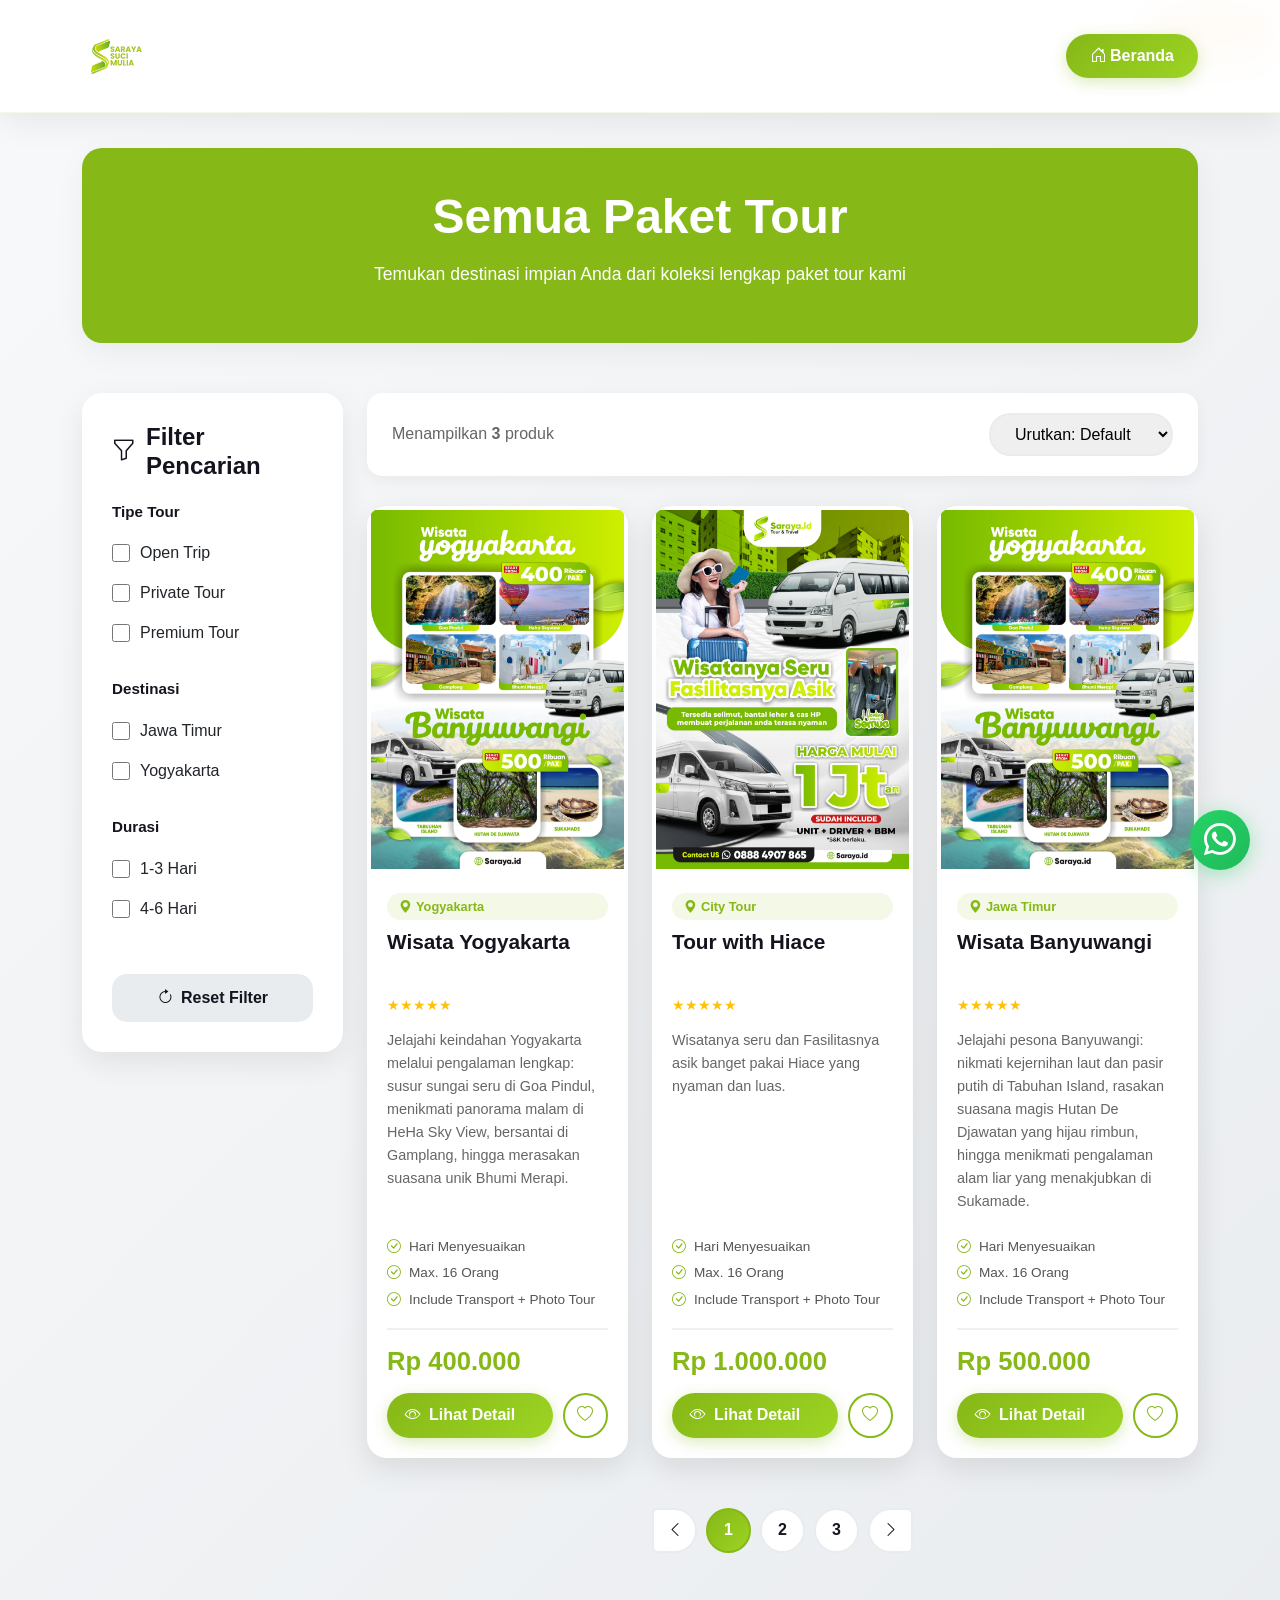
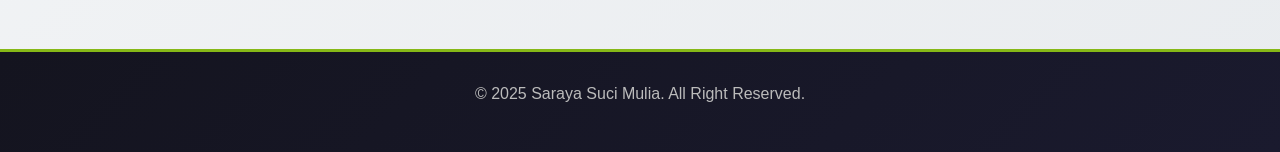
<file: allProduk.html>
<!DOCTYPE html>
<html lang="id">

<head>
    <meta charset="UTF-8">
    <meta name="viewport" content="width=device-width, initial-scale=1.0">
    <title>Semua Produk Tour - Saraya</title>

    <!-- Bootstrap CSS -->
    <link rel="icon" href="assets/img/logo_saraya.png" />
    <link href="https://cdn.jsdelivr.net/npm/bootstrap@5.3.3/dist/css/bootstrap.min.css" rel="stylesheet">
    <link href="https://cdn.jsdelivr.net/npm/bootstrap-icons@1.11.3/font/bootstrap-icons.css" rel="stylesheet">
    <link href="https://cdnjs.cloudflare.com/ajax/libs/font-awesome/5.15.4/css/all.min.css" rel="stylesheet">
    <link
        href="https://fonts.googleapis.com/css2?family=Playfair+Display:wght@600;700;800&family=Poppins:wght@300;400;500;600;700&display=swap"
        rel="stylesheet">

    <link href="https://fonts.googleapis.com/css2?family=Montserrat:wght@400;700&display=swap" rel="stylesheet">

    <style>
        :root {
            --primary: #86B817;
            --secondary: #FE8800;
            --light: #F5F5F5;
            --dark: #14141F;
        }

        body {
            font-family: Helvetica, 'Montserrat', Arial, sans-serif;
            background: linear-gradient(135deg, #f8f9fa 0%, #e9ecef 100%);
            padding-top: 100px;
        }

        /* Navbar */
        .navbar {
            backdrop-filter: blur(20px);
            background: rgba(255, 255, 255, 0.95) !important;
            box-shadow: 0 8px 32px rgba(0, 0, 0, 0.08);
            border-bottom: 1px solid rgba(134, 184, 23, 0.1);
        }

        .navbar-brand img {
            width: 70px;
            height: auto;
        }

        .btn-home {
            background: linear-gradient(135deg, var(--primary), #9cd423);
            border: none;
            color: white;
            font-weight: 600;
            padding: 10px 28px;
            border-radius: 50px;
            box-shadow: 0 4px 15px rgba(134, 184, 23, 0.3);
            transition: all 0.3s ease;
        }

        .btn-home:hover {
            transform: translateY(-2px);
            box-shadow: 0 6px 25px rgba(134, 184, 23, 0.4);
        }

        /* Page Header */
        .page-header {
            text-align: center;
            margin-bottom: 50px;
            padding: 40px 0;
            background: var(--primary);
            border-radius: 20px;
            box-shadow: 0 10px 30px rgba(0, 0, 0, 0.05);
        }

        .page-title {
            font-family: Helvetica, 'Montserrat', sans-serif;
            font-weight: 800;
            font-size: 3rem;
            /* background: linear-gradient(135deg, var(--dark) 0%, var(--primary) 100%); */
            background: white;
            -webkit-background-clip: text;
            background-clip: text;
            -webkit-text-fill-color: transparent;
            color: transparent;
            margin-bottom: 15px;
        }

        .page-subtitle {
            color: #ffffff;
            font-size: 1.1rem;
        }

        /* Filter Section */
        .filter-section {
            background: white;
            padding: 30px;
            border-radius: 20px;
            box-shadow: 0 10px 30px rgba(0, 0, 0, 0.08);
            margin-bottom: 40px;
            position: sticky;
            top: 120px;
        }

        .filter-title {
            font-family: Helvetica , 'Montserrat';
            font-weight: 700;
            font-size: 1.5rem;
            color: var(--dark);
            margin-bottom: 20px;
            display: flex;
            align-items: center;
            gap: 10px;
        }

        .filter-group {
            margin-bottom: 25px;
        }

        .filter-label {
            font-weight: 600;
            color: var(--dark);
            margin-bottom: 10px;
            font-size: 0.95rem;
        }

        .filter-checkbox {
            display: flex;
            align-items: center;
            gap: 10px;
            padding: 8px 0;
            cursor: pointer;
            transition: all 0.3s ease;
        }

        .filter-checkbox:hover {
            padding-left: 10px;
            color: var(--primary);
        }

        .filter-checkbox input[type="checkbox"] {
            width: 18px;
            height: 18px;
            cursor: pointer;
            accent-color: var(--primary);
        }

        .price-range-slider {
            margin-top: 15px;
        }

        .price-range-slider input[type="range"] {
            width: 100%;
            accent-color: var(--primary);
        }

        .price-display {
            display: flex;
            justify-content: space-between;
            margin-top: 10px;
            font-weight: 600;
            color: var(--primary);
        }

        .btn-reset-filter {
            width: 100%;
            background: #e9ecef;
            border: none;
            color: var(--dark);
            font-weight: 600;
            padding: 12px;
            border-radius: 15px;
            transition: all 0.3s ease;
            margin-top: 20px;
        }

        .btn-reset-filter:hover {
            background: var(--primary);
            color: white;
        }

        /* Products Grid */
        .products-header {
            display: flex;
            justify-content: space-between;
            align-items: center;
            margin-bottom: 30px;
            background: white;
            padding: 20px 25px;
            border-radius: 15px;
            box-shadow: 0 5px 15px rgba(0, 0, 0, 0.05);
        }

        .result-count {
            color: #666;
            font-weight: 500;
        }

        .sort-select {
            border: 2px solid #e9ecef;
            padding: 10px 20px;
            border-radius: 25px;
            font-weight: 500;
            cursor: pointer;
            transition: all 0.3s ease;
        }

        .sort-select:focus {
            border-color: var(--primary);
            outline: none;
        }

        /* Product Card - Same as homepage but adjusted */
        .product-card {
            background: white;
            border-radius: 20px;
            overflow: hidden;
            box-shadow: 0 10px 30px rgba(0, 0, 0, 0.1);
            transition: all 0.4s ease;
            height: 100%;
            display: flex;
            flex-direction: column;
        }

        .product-card:hover {
            transform: translateY(-10px);
            box-shadow: 0 15px 45px rgba(134, 184, 23, 0.25);
        }

        .product-image-wrapper {
            display: flex;
            align-items: center;
            justify-content: center;
            overflow: visible;
            /* override any overflow:hidden in existing CSS */
            padding: 0.25rem;
            background: transparent;
        }

        .product-image {
            width: 100%;
            height: auto;
            object-fit: contain;
            /* show whole image without cropping */
            max-height: 360px;
            /* adjust as needed to limit height */
            display: block;
            transition: transform 420ms cubic-bezier(0.2, 0.8, 0.2, 1), filter 420ms ease;
            will-change: transform;
            transform-origin: center center;
            backface-visibility: hidden;
        }

        .product-card:hover .product-image {
            transform: scale(1.1);
        }

        .product-badge {
            position: absolute;
            top: 15px;
            right: 15px;
            background: linear-gradient(135deg, var(--secondary), #ff9d33);
            color: white;
            padding: 6px 15px;
            border-radius: 20px;
            font-size: 0.85rem;
            font-weight: 600;
            box-shadow: 0 4px 15px rgba(254, 136, 0, 0.4);
            z-index: 1;
        }

        .discount-badge {
            position: absolute;
            top: 15px;
            left: 15px;
            background: linear-gradient(135deg, #e74c3c, #c0392b);
            color: white;
            padding: 6px 15px;
            border-radius: 20px;
            font-size: 0.85rem;
            font-weight: 700;
            box-shadow: 0 4px 15px rgba(231, 76, 60, 0.4);
            z-index: 1;
        }

        .product-content {
            padding: 20px;
            flex-grow: 1;
            display: flex;
            flex-direction: column;
        }

        .product-category {
            display: inline-block;
            background: rgba(134, 184, 23, 0.1);
            color: var(--primary);
            padding: 4px 12px;
            border-radius: 15px;
            font-size: 0.8rem;
            font-weight: 600;
            margin-bottom: 10px;
        }

        .product-title {
            font-family: Helvetica, 'Montserrat';
            font-weight: 700;
            font-size: 1.3rem;
            color: var(--dark);
            margin-bottom: 10px;
            min-height: 55px;
        }

        .product-rating {
            display: flex;
            align-items: center;
            gap: 5px;
            margin-bottom: 12px;
        }

        .rating-stars {
            color: #ffc107;
            font-size: 0.9rem;
        }

        .rating-count {
            color: #999;
            font-size: 0.8rem;
            margin-left: 5px;
        }

        .product-description {
            color: #666;
            font-size: 0.9rem;
            line-height: 1.6;
            margin-bottom: 12px;
            flex-grow: 1;
        }

        .product-features {
            margin: 12px 0;
        }

        .feature-item {
            display: flex;
            align-items: center;
            gap: 8px;
            margin-bottom: 6px;
            font-size: 0.85rem;
            color: #555;
        }

        .feature-item i {
            color: var(--primary);
        }

        .product-price-section {
            border-top: 2px solid #f0f0f0;
            padding-top: 12px;
            margin-top: auto;
        }

        .product-price {
            /* font-family: 'Playfair Display', serif; */
            font-weight: 600;
            font-size: 1.6rem;
            color: var(--primary);
        }

        .price-original {
            font-size: 0.95rem;
            color: #999;
            text-decoration: line-through;
            margin-left: 8px;
        }

        .price-unit {
            font-size: 0.85rem;
            color: #666;
        }

        .product-actions {
            display: flex;
            gap: 10px;
            margin-top: 12px;
        }

        .btn-detail {
            flex: 1;
            background: linear-gradient(135deg, var(--primary), #9cd423);
            border: none;
            text-decoration: none !important;
            color: white;
            font-weight: 600;
            padding: 10px 18px;
            border-radius: 25px;
            transition: all 0.3s ease;
            box-shadow: 0 4px 15px rgba(134, 184, 23, 0.3);
        }

        .btn-detail:hover {
            background: linear-gradient(135deg, var(--secondary), #ff9d33);
            transform: translateY(-2px);
            box-shadow: 0 6px 20px rgba(254, 136, 0, 0.4);
            color: white;
        }

        .btn-wishlist {
            width: 45px;
            height: 45px;
            background: white;
            border: 2px solid var(--primary);
            color: var(--primary);
            border-radius: 50%;
            display: flex;
            align-items: center;
            justify-content: center;
            transition: all 0.3s ease;
        }

        .btn-wishlist:hover {
            background: var(--primary);
            color: white;
            transform: scale(1.1);
        }

        /* Pagination */
        .pagination-wrapper {
            display: flex;
            justify-content: center;
            margin-top: 50px;
        }

        .pagination {
            gap: 10px;
        }

        .page-link {
            border: 2px solid #e9ecef;
            border-radius: 50%;
            width: 45px;
            height: 45px;
            display: flex;
            align-items: center;
            justify-content: center;
            color: var(--dark);
            font-weight: 600;
            transition: all 0.3s ease;
        }

        .page-link:hover {
            background: var(--primary);
            color: white;
            border-color: var(--primary);
        }

        .page-item.active .page-link {
            background: linear-gradient(135deg, var(--primary), #9cd423);
            border-color: var(--primary);
            color: white;
        }

        /* Footer */
        footer {
            background: linear-gradient(135deg, var(--dark) 0%, #1a1a2e 100%);
            color: #bbb;
            padding: 30px 0;
            margin-top: 80px;
            border-top: 3px solid var(--primary);
        }

        /* Responsive */
        @media (max-width: 991px) {
            .filter-section {
                display: none;
                border-radius: 18px;
                padding: 20px;
                box-shadow: 0 6px 20px rgba(0, 0, 0, 0.08);
                animation: fadeDown 0.3s ease;
            }

            .filter-section.show {
                display: block;
            }

            #toggleFilter {
                background: linear-gradient(135deg, var(--primary), #9cd423);
                color: white;
                font-weight: 600;
                padding: 12px 20px;
                border: none;
                border-radius: 12px;
                box-shadow: 0 4px 15px rgba(134, 184, 23, 0.35);
                transition: all 0.3s ease;
                font-size: 1rem;
            }

            #toggleFilter:hover {
                transform: translateY(-2px);
                background: linear-gradient(135deg, var(--secondary), #ff9d33);
                box-shadow: 0 7px 20px rgba(254, 136, 0, 0.4);
                color: #fff;
            }

            #toggleFilter:active {
                transform: scale(0.97);
            }

            @keyframes fadeDown {
                from {
                    opacity: 0;
                    transform: translateY(-10px);
                }

                to {
                    opacity: 1;
                    transform: translateY(0);
                }
            }

        }

        @media (max-width: 768px) {
            .page-title {
                font-size: 2rem;
            }

            .products-header {
                flex-direction: column;
                gap: 15px;
            }

            .product-image-wrapper {
                height: 200px;
            }
        }

        @media (max-width: 576px) {
            .product-image {
                max-height: 220px;
            }
        }
    </style>
</head>

<body>
    <!-- Navbar -->
    <nav class="navbar navbar-light fixed-top py-3">
        <div class="container d-flex justify-content-between align-items-center">
            <a class="navbar-brand" href="index.html">
                <img src="assets/img/logo_saraya.png" alt="Saraya Suci Mulia">
            </a>
            <a href="index.html" class="btn btn-home px-4">
                <i class="bi bi-house-door"></i> Beranda
            </a>
        </div>
    </nav>

    <main class="container my-5">
        <!-- Page Header -->
        <div class="page-header">
            <h1 class="page-title">Semua Paket Tour</h1>
            <p class="page-subtitle">Temukan destinasi impian Anda dari koleksi lengkap paket tour kami</p>
        </div>

        <div class="row">
            <div class="col-12 d-lg-none mb-3">
                <button class="btn btn-primary w-100 py-2" id="toggleFilter" style="border-radius: 12px;">
                    <i class="bi bi-funnel me-2"></i> Filter Pencarian
                </button>
            </div>
            <!-- Filter Sidebar -->
            <div class="col-lg-3 mb-4">
                <div class="filter-section">
                    <h3 class="filter-title">
                        <i class="bi bi-funnel"></i>
                        Filter Pencarian
                    </h3>

                    <!-- Category Filter -->
                    <div class="filter-group">
                        <div class="filter-label">Tipe Tour</div>
                        <label class="filter-checkbox">
                            <input type="checkbox" class="filter-type" value="open-trip">
                            <span>Open Trip</span>
                        </label>
                        <label class="filter-checkbox">
                            <input type="checkbox" class="filter-type" value="private-tour">
                            <span>Private Tour</span>
                        </label>
                        <label class="filter-checkbox">
                            <input type="checkbox" class="filter-type" value="premium-tour">
                            <span>Premium Tour</span>
                        </label>
                    </div>

                    <!-- Location Filter -->
                    <div class="filter-group">
                        <div class="filter-label">Destinasi</div>
                        <label class="filter-checkbox">
                            <input type="checkbox" class="filter-location" value="jawa-timur">
                            <span>Jawa Timur</span>
                        </label>
                        <label class="filter-checkbox">
                            <input type="checkbox" class="filter-location" value="yogyakarta">
                            <span>Yogyakarta</span>
                        </label>
                    </div>

                    <!-- Duration Filter -->
                    <div class="filter-group">
                        <div class="filter-label">Durasi</div>
                        <label class="filter-checkbox">
                            <input type="checkbox" class="filter-duration" value="1-3">
                            <span>1-3 Hari</span>
                        </label>
                        <label class="filter-checkbox">
                            <input type="checkbox" class="filter-duration" value="4-6">
                            <span>4-6 Hari</span>
                        </label>
                        <!-- <label class="filter-checkbox">
                            <input type="checkbox" class="filter-duration" value="7+">
                            <span>7+ Hari</span>
                        </label> -->
                    </div>

                    <button class="btn-reset-filter" onclick="resetFilters()">
                        <i class="bi bi-arrow-clockwise me-2"></i>Reset Filter
                    </button>
                </div>
            </div>

            <!-- Products Grid -->
            <div class="col-lg-9">
                <!-- Products Header -->
                <div class="products-header">
                    <div class="result-count">
                        Menampilkan <strong id="productCount">8</strong> produk
                    </div>
                    <select class="sort-select" id="sortSelect">
                        <option value="default">Urutkan: Default</option>
                        <option value="price-low">Harga: Terendah</option>
                        <option value="price-high">Harga: Tertinggi</option>
                        <option value="rating">Rating Tertinggi</option>
                        <option value="newest">Terbaru</option>
                    </select>
                </div>

                <!-- Products Grid -->
                <div class="row g-4" id="productsGrid">
                    <!-- Products akan di-generate oleh JavaScript -->
                </div>

                <!-- Pagination -->
                <div class="pagination-wrapper">
                    <nav>
                        <ul class="pagination">
                            <li class="page-item">
                                <a class="page-link" href="#"><i class="bi bi-chevron-left"></i></a>
                            </li>
                            <li class="page-item active"><a class="page-link" href="#">1</a></li>
                            <li class="page-item"><a class="page-link" href="#">2</a></li>
                            <li class="page-item"><a class="page-link" href="#">3</a></li>
                            <li class="page-item">
                                <a class="page-link" href="#"><i class="bi bi-chevron-right"></i></a>
                            </li>
                        </ul>
                    </nav>
                </div>
            </div>
        </div>
    </main>

    <footer class="text-center">
        <p>&copy; 2025 Saraya Suci Mulia. All Right Reserved.</p>
    </footer>

    <!-- Floating WhatsApp Button -->
    <a href="https://wa.me/628884907865" class="floating-whatsapp" target="_blank"
        style="position: fixed; width: 60px; height: 60px; bottom: 30px; right: 30px; background: linear-gradient(135deg, #25d366, #20ba5a); color: white; border-radius: 50%; display: flex; align-items: center; justify-content: center; font-size: 32px; box-shadow: 0 4px 20px rgba(37, 211, 102, 0.4); z-index: 9999;">
        <i class="bi bi-whatsapp"></i>
    </a>

    <script src="https://cdn.jsdelivr.net/npm/bootstrap@5.3.3/dist/js/bootstrap.bundle.min.js"></script>
    <script>
        // Products Data
        const products = [
            {
                id: 'wisata-yogyakarta',
                title: 'Wisata Yogyakarta ',
                category: 'Yogyakarta',
                type: 'private-tour',
                location: 'yogyakarta',
                duration: 1,
                price: 400000,
                rating: 5.0,
                image: 'assets/img/produk/BROSUR2.jpg',
                description: 'Jelajahi keindahan Yogyakarta melalui pengalaman lengkap: susur sungai seru di Goa Pindul, menikmati panorama malam di HeHa Sky View, bersantai di Gamplang, hingga merasakan suasana unik Bhumi Merapi.',
                features: ['Hari Menyesuaikan', 'Max. 16 Orang', 'Include Transport + Photo Tour'],
                badge: 'Private Tour'
            },
            {
                id: 'city-tour',
                title: 'Tour with Hiace',
                category: 'City Tour',
                type: 'private-tour',
                location: 'jawa-timur',
                duration: 1,
                price: 1000000,
                rating: 5.0,
                image: 'assets/img/produk/BROSUR1.jpg',
                description: 'Wisatanya seru dan Fasilitasnya asik banget pakai Hiace yang nyaman dan luas.',
                features: ['Hari Menyesuaikan', 'Max. 16 Orang', 'Include Transport + Photo Tour'],
                badge: 'Private Tour',
            },
            {
                id: 'wisata-banyuwangi',
                title: 'Wisata Banyuwangi',
                category: 'Jawa Timur',
                type: 'private-tour',
                location: 'jawa-timur',
                duration: 1,
                price: 500000,
                rating: 5.0,
                image: 'assets/img/produk/BROSUR2.jpg',
                description: 'Jelajahi pesona Banyuwangi: nikmati kejernihan laut dan pasir putih di Tabuhan Island, rasakan suasana magis Hutan De Djawatan yang hijau rimbun, hingga menikmati pengalaman alam liar yang menakjubkan di Sukamade.',
                features: ['Hari Menyesuaikan', 'Max. 16 Orang', 'Include Transport + Photo Tour'],
                badge: 'Private Tour'
            }
        ];

        let filteredProducts = [...products];

        // Render Products
        function renderProducts() {
            const grid = document.getElementById('productsGrid');
            grid.innerHTML = '';

            filteredProducts.forEach(product => {
                let displayPrice = 'Rp ' + product.price.toLocaleString('id-ID');
                const stars = '★'.repeat(Math.floor(product.rating)) + (product.rating % 1 ? '½' : '');

                grid.innerHTML += `
            <div class="col-lg-4 col-md-6">
                <div class="product-card">
                    <div class="product-image-wrapper">
                        <img src="${product.image}" alt="${product.title}" class="product-image">
                        <div class="product-badge">${product.badge}</div>
                        ${product.discount ? `<div class="discount-badge">${product.discount}</div>` : ''}
                    </div>
                    <div class="product-content">
                        <span class="product-category">
                            <i class="bi bi-geo-alt-fill me-1"></i>${product.category}
                        </span>
                        <h3 class="product-title">${product.title}</h3>
                        <div class="product-rating">
                            <div class="rating-stars">${stars}</div>
                        </div>
                        <p class="product-description">${product.description}</p>
                        <div class="product-features">
                            ${product.features.map(f => `<div class="feature-item"><i class="bi bi-check-circle"></i><span>${f}</span></div>`).join('')}
                        </div>
                        <div class="product-price-section">
                            <div>
                                <span class="product-price">${displayPrice}</span>
                                ${product.originalPrice ? `<span class="price-original">Rp ${product.originalPrice.toLocaleString('id-ID')}</span>` : ''}
                            </div>
                            <div class="price-unit"></div>
                        </div>
                        <div class="product-actions">
                            <a href="detailProduk.html?id=${product.id}" class="btn-detail">
                                <i class="bi bi-eye me-2"></i>Lihat Detail
                            </a>
                            <button class="btn-wishlist">
                                <i class="bi bi-heart"></i>
                            </button>
                        </div>
                    </div>
                </div>
            </div>
        `;
            });

            document.getElementById('productCount').textContent = filteredProducts.length;
        }


        // Filter Functions
        function applyFilters() {
            const types = Array.from(document.querySelectorAll('.filter-type:checked')).map(cb => cb.value);
            const locations = Array.from(document.querySelectorAll('.filter-location:checked')).map(cb => cb.value);
            const durations = Array.from(document.querySelectorAll('.filter-duration:checked')).map(cb => cb.value);

            // 🔽 Jika semua filter kosong → tampilkan semua produk
            if (types.length === 0 && locations.length === 0 && durations.length === 0) {
                filteredProducts = [...products];  // tampilkan semua
                sortProducts();
                renderProducts();
                return;
            }

            // 🔽 Kalau ada filter → lakukan penyaringan
            filteredProducts = products.filter(product => {
                const typeMatch = types.length === 0 || types.includes(product.type);
                const locationMatch = locations.length === 0 || locations.includes(product.location);

                let durationMatch = durations.length === 0 ? true : false;
                durations.forEach(range => {
                    if (range === '1-3' && product.duration >= 1 && product.duration <= 3) durationMatch = true;
                    if (range === '4-6' && product.duration >= 4 && product.duration <= 6) durationMatch = true;
                    if (range === '7+' && product.duration >= 7) durationMatch = true;
                });

                return typeMatch && locationMatch && durationMatch;
            });

            sortProducts();
            renderProducts();
        }

        const durationCheckboxes = document.querySelectorAll('.filter-duration');

        durationCheckboxes.forEach(cb => {
            cb.addEventListener('change', function () {
                if (this.checked) {
                    // Disable other checkboxes
                    durationCheckboxes.forEach(other => {
                        if (other !== this) {
                            other.disabled = true;
                        }
                    });
                } else {
                    // Enable all again when unchecked
                    durationCheckboxes.forEach(other => {
                        other.disabled = false;
                    });
                }

                applyFilters();
            });
        });


        // Sort Products
        function sortProducts() {
            const sortBy = document.getElementById('sortSelect').value;

            switch (sortBy) {
                case 'price-low':
                    filteredProducts.sort((a, b) => a.price - b.price);
                    break;
                case 'price-high':
                    filteredProducts.sort((a, b) => b.price - a.price);
                    break;
                case 'rating':
                    filteredProducts.sort((a, b) => b.rating - a.rating);
                    break;
                case 'newest':
                    filteredProducts.sort((a, b) => b.id.localeCompare(a.id));
                    break;
                default:
                    break;
            }
        }

        function resetFilters() {
            // Reset semua checkbox → tidak dicentang
            document.querySelectorAll('.filter-type, .filter-location, .filter-duration')
                .forEach(cb => cb.checked = false);

            // Reset sorting
            document.getElementById('sortSelect').value = 'default';

            // Tampilkan semua produk
            filteredProducts = [...products];
            renderProducts();
        }

        // Listen to checkbox change
        document.querySelectorAll('.filter-type, .filter-location, .filter-duration')
            .forEach(cb => cb.addEventListener('change', applyFilters));

        // Sorting
        document.getElementById('sortSelect').addEventListener('change', function () {
            sortProducts();
            renderProducts();
        });

        // Initial render
        renderProducts();

        // Wishlist Toggle
        document.addEventListener('click', function (e) {
            if (e.target.closest('.btn-wishlist')) {
                const btn = e.target.closest('.btn-wishlist');
                const icon = btn.querySelector('i');
                if (icon.classList.contains('bi-heart')) {
                    icon.classList.remove('bi-heart');
                    icon.classList.add('bi-heart-fill');
                    btn.style.background = 'var(--primary)';
                    btn.style.color = 'white';
                } else {
                    icon.classList.remove('bi-heart-fill');
                    icon.classList.add('bi-heart');
                    btn.style.background = 'white';
                    btn.style.color = 'var(--primary)';
                }
            }
        });

        // Initial Render
        renderProducts();
        // Toggle Filter untuk HP
        document.getElementById("toggleFilter").addEventListener("click", () => {
            document.querySelector(".filter-section").classList.toggle("show");
        });

    </script>
</body>

</html>
</file>
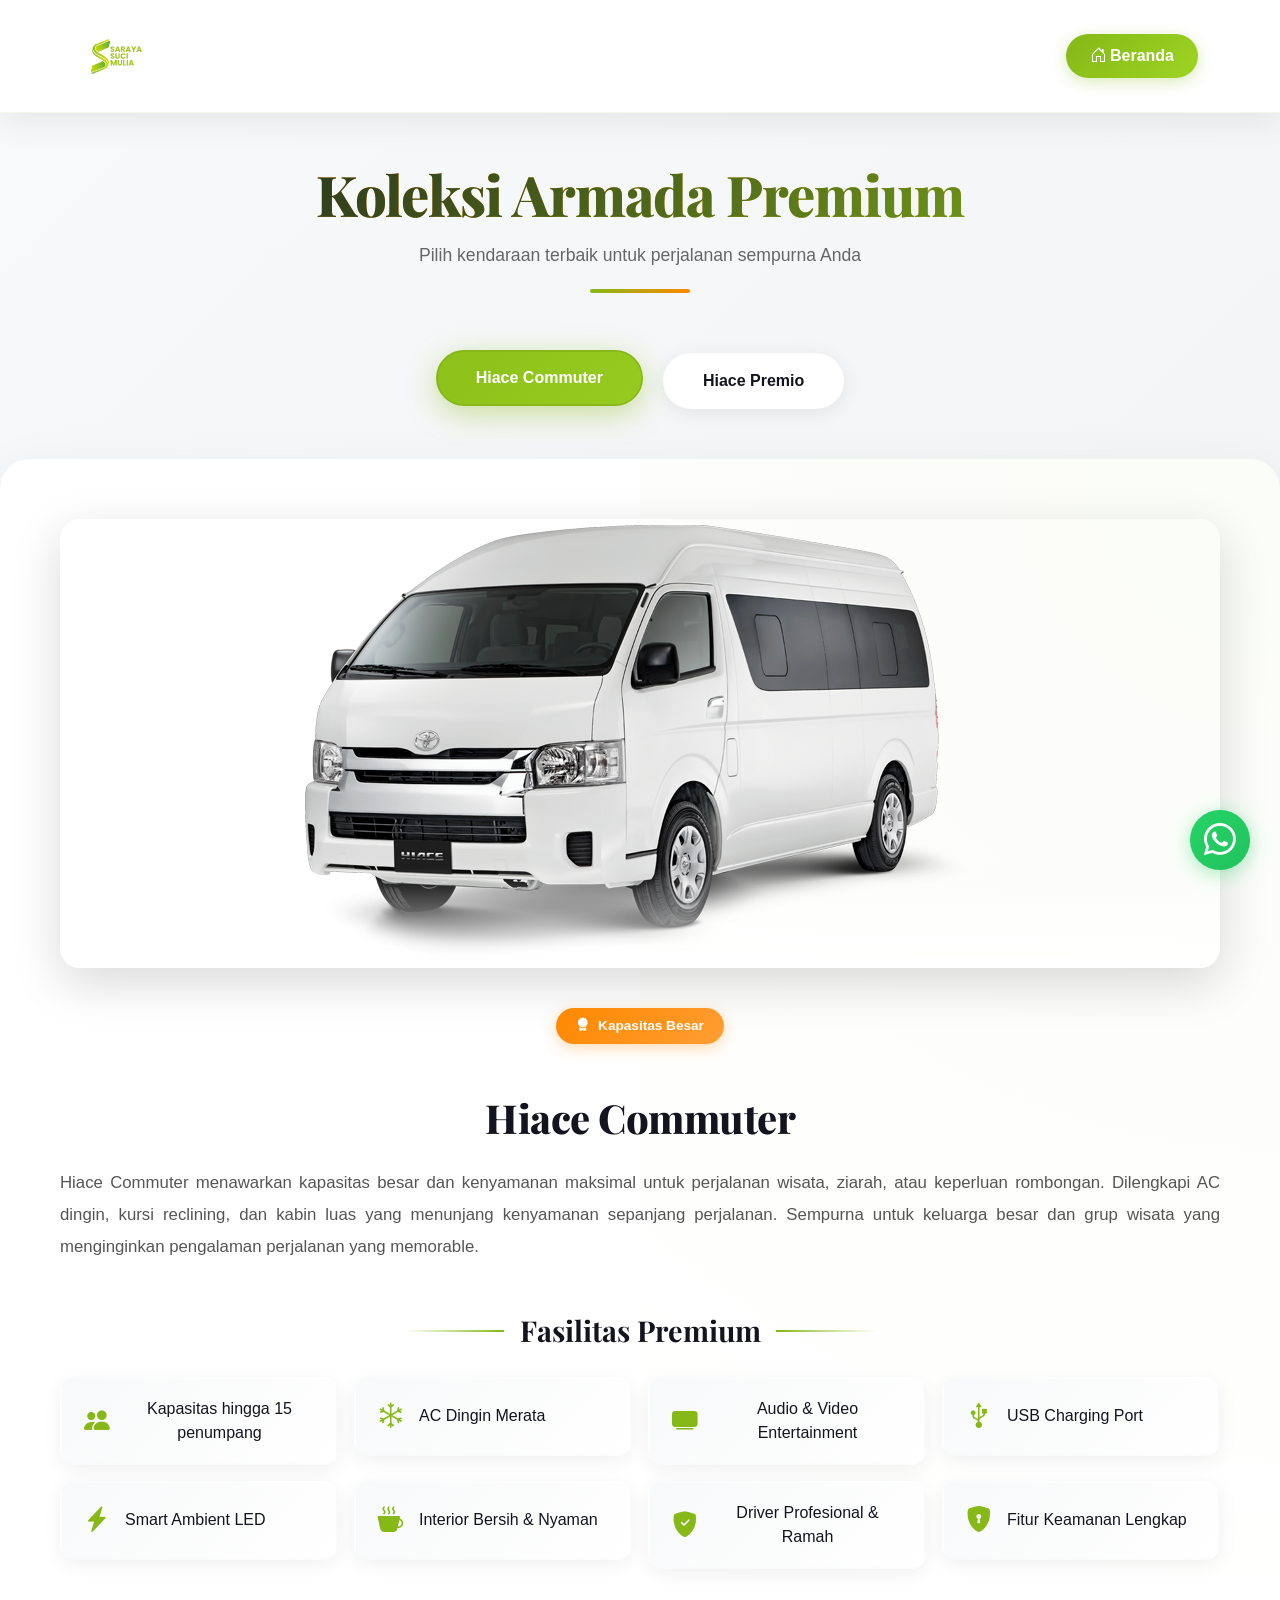
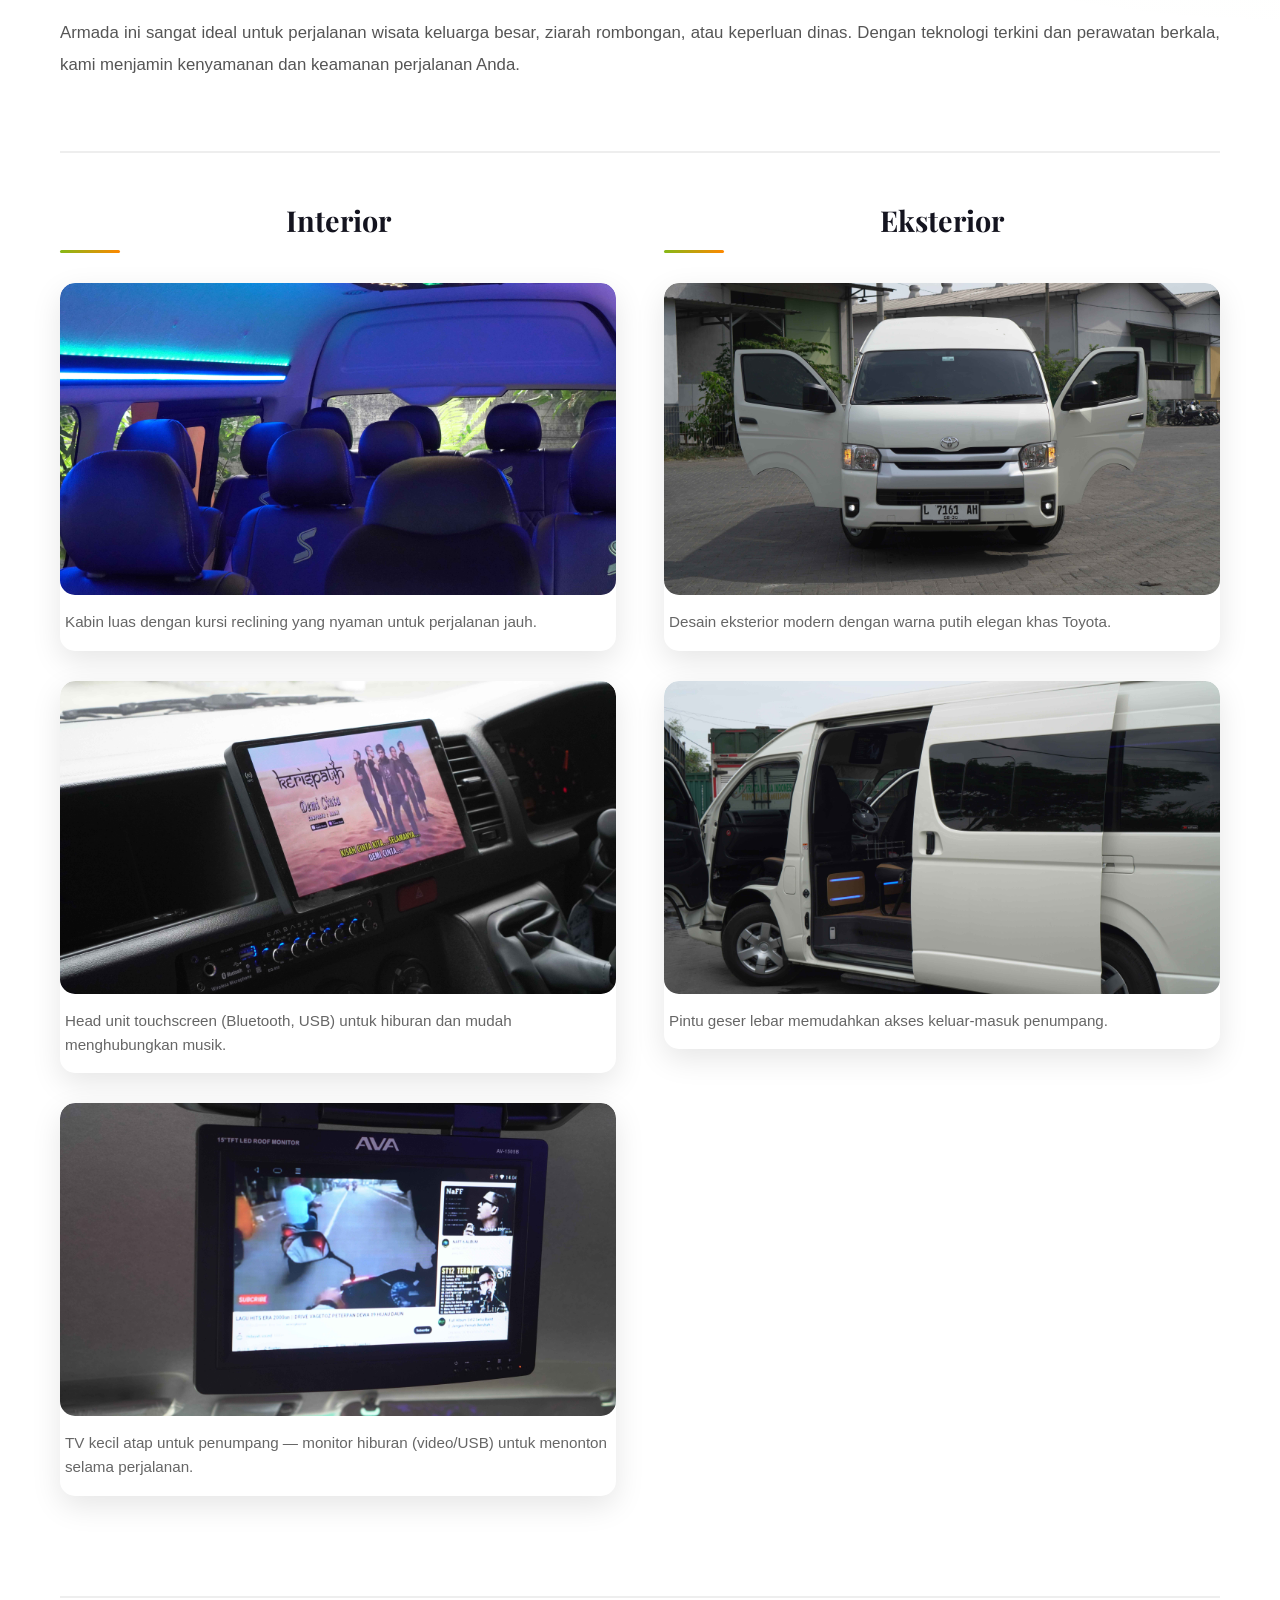
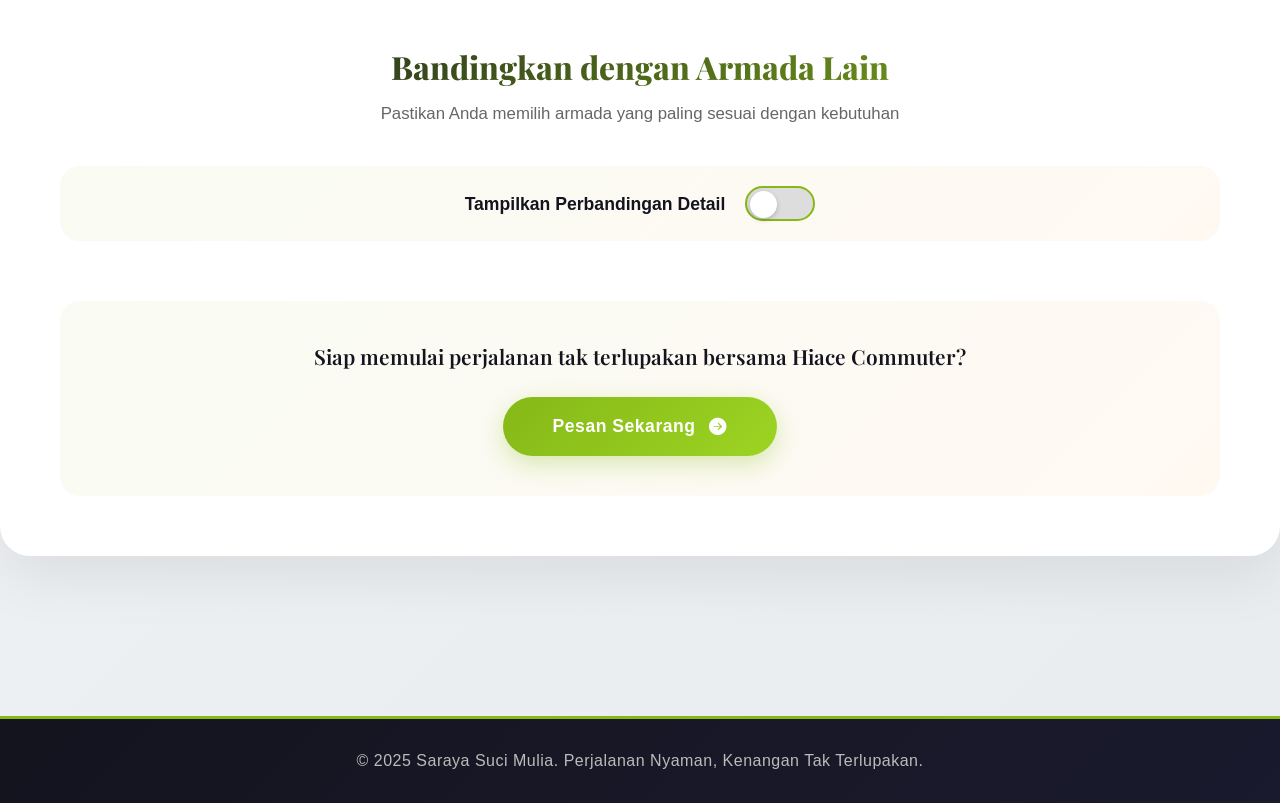
<file: detailArmada.html>
<!DOCTYPE html>
<html lang="id">

<head>
  <meta charset="UTF-8">
  <meta name="viewport" content="width=device-width, initial-scale=1.0">
  <title>Detail Armada - Saraya</title>

  <!-- BOOTSTRAP & ICONS -->
   <link rel="icon" href="assets/img/logo_saraya.png" />
  <link href="https://cdn.jsdelivr.net/npm/bootstrap@5.3.3/dist/css/bootstrap.min.css" rel="stylesheet">
  <link href="https://cdn.jsdelivr.net/npm/bootstrap-icons@1.11.3/font/bootstrap-icons.css" rel="stylesheet">
  <link
    href="https://fonts.googleapis.com/css2?family=Playfair+Display:wght@600;700;800&family=Poppins:wght@300;400;500;600;700&display=swap"
    rel="stylesheet">
  <link href="https://fonts.googleapis.com/css2?family=Montserrat:wght@400;700&display=swap" rel="stylesheet">
  <link href="https://unpkg.com/aos@2.3.1/dist/aos.css" rel="stylesheet">

  <style>
    :root {
      --primary: #86B817;
      --secondary: #FE8800;
      --light: #F5F5F5;
      --dark: #14141F;
      --gold: #D4AF37;
    }

    * {
      margin: 0;
      padding: 0;
      box-sizing: border-box;
    }

    body {
      background: linear-gradient(135deg, #f8f9fa 0%, #e9ecef 100%);
      font-family: Helvetica, 'Montserrat', Arial, sans-serif;
      padding-top: 100px;
      overflow-x: hidden;
    }

    /* === NAVBAR === */
    .navbar {
      backdrop-filter: blur(20px);
      background: rgba(255, 255, 255, 0.95) !important;
      box-shadow: 0 8px 32px rgba(0, 0, 0, 0.08);
      border-bottom: 1px solid rgba(134, 184, 23, 0.1);
      transition: all 0.3s ease;
    }

    .navbar-brand img {
      width: 70px;
      height: auto;
      transition: transform 0.3s ease;
    }

    .navbar-brand img:hover {
      transform: scale(1.05);
    }

    .btn-home {
      background: linear-gradient(135deg, var(--primary), #9cd423);
      border: none;
      color: white;
      font-weight: 600;
      padding: 10px 28px;
      border-radius: 50px;
      box-shadow: 0 4px 15px rgba(134, 184, 23, 0.3);
      transition: all 0.3s ease;
      position: relative;
      overflow: hidden;
    }

    .btn-home::before {
      content: '';
      position: absolute;
      top: 0;
      left: -100%;
      width: 100%;
      height: 100%;
      background: linear-gradient(90deg, transparent, rgba(255, 255, 255, 0.3), transparent);
      transition: left 0.5s ease;
    }

    .btn-home:hover::before {
      left: 100%;
    }

    .btn-home:hover {
      transform: translateY(-2px);
      box-shadow: 0 6px 25px rgba(134, 184, 23, 0.4);
    }

    /* === MAIN CONTAINER === */
    main.container {
      padding: 60px 0 80px;
      max-width: 1400px;
    }

    /* === HERO TITLE === */
    .hero-title {
      text-align: center;
      margin-bottom: 60px;
      position: relative;
    }

    .hero-title h1 {
      font-family: 'Playfair Display', serif;
      font-weight: 800;
      font-size: 3.5rem;
      background: linear-gradient(135deg, var(--dark) 0%, var(--primary) 100%);
      -webkit-background-clip: text;
      -webkit-text-fill-color: transparent;
      background-clip: text;
      letter-spacing: -1px;
      margin-bottom: 15px;
      animation: fadeInDown 0.8s ease;
      position: relative;
    }

    .hero-title h1::before {
      content: attr(data-text);
      position: absolute;
      left: 0;
      top: 0;
      width: 100%;
      height: 100%;
      background: linear-gradient(135deg, var(--secondary) 0%, var(--gold) 100%);
      -webkit-background-clip: text;
      -webkit-text-fill-color: transparent;
      background-clip: text;
      z-index: -1;
      animation: shimmer 3s ease-in-out infinite;
    }

    @keyframes shimmer {

      0%,
      100% {
        opacity: 0;
        transform: translateX(-2px) translateY(-2px);
      }

      50% {
        opacity: 0.3;
        transform: translateX(2px) translateY(2px);
      }
    }

    .hero-title p {
      color: #666;
      font-size: 1.1rem;
      font-weight: 300;
      animation: fadeInUp 0.8s ease 0.2s backwards;
    }

    .hero-title::after {
      content: '';
      display: block;
      width: 100px;
      height: 4px;
      background: linear-gradient(90deg, var(--primary), var(--secondary));
      margin: 20px auto 0;
      border-radius: 10px;
      animation: fadeIn 0.8s ease 0.4s backwards;
    }

    @keyframes fadeInDown {
      from {
        opacity: 0;
        transform: translateY(-30px);
      }

      to {
        opacity: 1;
        transform: translateY(0);
      }
    }

    @keyframes fadeInUp {
      from {
        opacity: 0;
        transform: translateY(30px);
      }

      to {
        opacity: 1;
        transform: translateY(0);
      }
    }

    @keyframes fadeIn {
      from {
        opacity: 0;
      }

      to {
        opacity: 1;
      }
    }

    /* === SWITCH BUTTON === */
    .list-group-armada {
      display: flex;
      justify-content: center;
      gap: 20px;
      margin-bottom: 50px;
      flex-wrap: wrap;
    }

    .list-group-armada button {
      cursor: pointer;
      background: white;
      border: 2px solid transparent;
      color: var(--dark);
      padding: 14px 38px;
      border-radius: 50px;
      font-weight: 600;
      font-size: 1rem;
      transition: all 0.4s cubic-bezier(0.4, 0, 0.2, 1);
      box-shadow: 0 4px 20px rgba(0, 0, 0, 0.08);
      position: relative;
      overflow: hidden;
    }

    .list-group-armada button::before {
      content: '';
      position: absolute;
      top: 50%;
      left: 50%;
      width: 0;
      height: 0;
      border-radius: 50%;
      background: linear-gradient(135deg, var(--primary), #9cd423);
      transform: translate(-50%, -50%);
      transition: width 0.6s ease, height 0.6s ease;
      z-index: 0;
    }

    .list-group-armada button span {
      position: relative;
      z-index: 1;
    }

    .list-group-armada button:hover::before {
      width: 300px;
      height: 300px;
    }

    .list-group-armada button:hover {
      color: white;
      transform: translateY(-3px);
      box-shadow: 0 8px 30px rgba(134, 184, 23, 0.3);
    }

    .list-group-armada button.active {
      background: linear-gradient(135deg, var(--primary), #9cd423);
      color: white;
      border-color: var(--primary);
      box-shadow: 0 8px 30px rgba(134, 184, 23, 0.4);
      transform: translateY(-3px);
    }

    .list-group-armada button.active::before {
      width: 300px;
      height: 300px;
    }

    /* === ARMADA DETAIL === */
    .armada-detail {
      background: white;
      padding: 60px;
      border-radius: 30px;
      box-shadow: 0 20px 60px rgba(0, 0, 0, 0.08);
      transition: opacity 0.5s ease;
      position: relative;
      overflow: hidden;
    }

    .armada-detail::before {
      content: '';
      position: absolute;
      top: -50%;
      right: -50%;
      width: 100%;
      height: 100%;
      background: radial-gradient(circle, rgba(134, 184, 23, 0.03) 0%, transparent 70%);
      pointer-events: none;
    }

    .armada-image-wrapper {
      position: relative;
      margin-bottom: 40px;
      border-radius: 20px;
      overflow: hidden;
      box-shadow: 0 15px 50px rgba(0, 0, 0, 0.15);
    }

    .armada-image-wrapper::after {
      content: '';
      position: absolute;
      bottom: 0;
      left: 0;
      right: 0;
      height: 100px;
      background: linear-gradient(to top, rgba(255, 255, 255, 0.9), transparent);
    }

    .armada-detail img.main-image {
      max-width: 100%;
      border-radius: 20px;
      transition: transform 0.5s ease;
    }

    .armada-image-wrapper:hover img.main-image {
      transform: scale(1.05);
    }

    .armada-detail h3 {
      font-family: 'Playfair Display', serif;
      font-weight: 800;
      color: var(--dark);
      margin: 30px 0 20px;
      font-size: 2.5rem;
      letter-spacing: -0.5px;
    }

    .armada-badge {
      display: inline-block;
      background: linear-gradient(135deg, var(--secondary), #ff9d33);
      color: white;
      padding: 8px 20px;
      border-radius: 50px;
      font-size: 0.85rem;
      font-weight: 600;
      margin-bottom: 20px;
      box-shadow: 0 4px 15px rgba(254, 136, 0, 0.3);
      animation: pulse 2s ease-in-out infinite;
    }

    @keyframes pulse {

      0%,
      100% {
        transform: scale(1);
        box-shadow: 0 4px 15px rgba(254, 136, 0, 0.3);
      }

      50% {
        transform: scale(1.05);
        box-shadow: 0 6px 25px rgba(254, 136, 0, 0.5);
      }
    }

    .armada-detail p.description {
      color: #555;
      line-height: 1.9;
      text-align: justify;
      font-size: 1.05rem;
      font-weight: 400;
      margin: 25px 0;
    }

    /* === FASILITAS === */
    .fasilitas-section {
      margin-top: 50px;
    }

    .fasilitas-title {
      font-family: 'Playfair Display', serif;
      font-weight: 700;
      color: var(--dark);
      font-size: 1.8rem;
      margin-bottom: 30px;
      text-align: center;
      position: relative;
      display: inline-block;
      width: 100%;
    }

    .fasilitas-title::before,
    .fasilitas-title::after {
      content: '';
      position: absolute;
      top: 50%;
      width: 100px;
      height: 2px;
      background: linear-gradient(90deg, transparent, var(--primary));
    }

    .fasilitas-title::before {
      right: 60%;
      margin-right: 20px;
      background: linear-gradient(90deg, transparent, var(--primary));
    }

    .fasilitas-title::after {
      left: 60%;
      margin-left: 20px;
      background: linear-gradient(90deg, var(--primary), transparent);
    }

    .fasilitas-item {
      display: flex;
      align-items: center;
      gap: 15px;
      background: linear-gradient(135deg, #f8f9fa 0%, #ffffff 100%);
      border-radius: 15px;
      padding: 18px 22px;
      box-shadow: 0 5px 20px rgba(0, 0, 0, 0.06);
      border: 2px solid transparent;
      transition: all 0.4s cubic-bezier(0.4, 0, 0.2, 1);
      position: relative;
      overflow: hidden;
    }

    .fasilitas-item::before {
      content: '';
      position: absolute;
      top: 0;
      left: -100%;
      width: 100%;
      height: 100%;
      background: linear-gradient(135deg, var(--primary), #9cd423);
      transition: left 0.4s ease;
      z-index: 0;
    }

    .fasilitas-item:hover::before {
      left: 0;
    }

    .fasilitas-item:hover {
      border-color: var(--primary);
      transform: translateY(-5px);
      box-shadow: 0 12px 35px rgba(134, 184, 23, 0.25);
    }

    .fasilitas-item i {
      font-size: 1.6rem;
      color: var(--primary);
      transition: all 0.4s ease;
      position: relative;
      z-index: 1;
    }

    .fasilitas-item span {
      font-weight: 500;
      color: var(--dark);
      transition: all 0.4s ease;
      position: relative;
      z-index: 1;
    }

    .fasilitas-item:hover i,
    .fasilitas-item:hover span {
      color: white;
    }

    /* === INTERIOR EKSTERIOR === */
    .interior-eksterior {
      margin-top: 70px;
      padding-top: 50px;
      border-top: 2px solid #eee;
    }

    .interior-eksterior h5 {
      font-family: 'Playfair Display', serif;
      font-weight: 700;
      color: var(--dark);
      margin-bottom: 30px;
      font-size: 1.8rem;
      position: relative;
      padding-bottom: 15px;
    }

    .interior-eksterior h5::after {
      content: '';
      position: absolute;
      bottom: 0;
      left: 0;
      width: 60px;
      height: 3px;
      background: linear-gradient(90deg, var(--primary), var(--secondary));
      border-radius: 10px;
    }

    .gallery-item {
      margin-bottom: 30px;
      position: relative;
      overflow: hidden;
      border-radius: 15px;
      box-shadow: 0 10px 30px rgba(0, 0, 0, 0.1);
      transition: all 0.4s ease;
    }

    .gallery-item:hover {
      transform: translateY(-8px);
      box-shadow: 0 15px 45px rgba(0, 0, 0, 0.15);
    }

    .gallery-item img {
      border-radius: 15px;
      width: 100%;
      transition: transform 0.5s ease;
    }

    .gallery-item:hover img {
      transform: scale(1.08);
    }

    .gallery-item p {
      margin-top: 15px;
      color: #666;
      font-size: 0.95rem;
      line-height: 1.6;
      text-align: left;
      padding: 0 5px;
    }

    /* === CTA BUTTON === */
    .cta-section {
      margin-top: 60px;
      text-align: center;
      padding: 40px;
      background: linear-gradient(135deg, rgba(134, 184, 23, 0.05), rgba(254, 136, 0, 0.05));
      border-radius: 20px;
    }

    .cta-text {
      font-size: 1.3rem;
      font-weight: 600;
      color: var(--dark);
      margin-bottom: 25px;
      font-family: 'Playfair Display', serif;
    }

    .btn-primary {
      background: linear-gradient(135deg, var(--primary), #9cd423);
      border: none;
      color: white;
      font-weight: 700;
      border-radius: 50px;
      padding: 16px 50px;
      font-size: 1.1rem;
      transition: all 0.4s cubic-bezier(0.4, 0, 0.2, 1);
      box-shadow: 0 8px 25px rgba(134, 184, 23, 0.3);
      position: relative;
      overflow: hidden;
      letter-spacing: 0.5px;
    }

    .btn-primary::before {
      content: '';
      position: absolute;
      top: 0;
      left: -100%;
      width: 100%;
      height: 100%;
      background: linear-gradient(90deg, transparent, rgba(255, 255, 255, 0.3), transparent);
      transition: left 0.6s ease;
    }

    .btn-primary:hover::before {
      left: 100%;
    }

    .btn-primary:hover {
      background: linear-gradient(135deg, var(--secondary), #ff9d33);
      transform: translateY(-4px);
      box-shadow: 0 12px 35px rgba(254, 136, 0, 0.4);
    }

    .btn-primary i {
      margin-left: 8px;
      transition: transform 0.3s ease;
    }

    .btn-primary:hover i {
      transform: translateX(5px);
    }

    /* === FOOTER === */
    footer {
      background: linear-gradient(135deg, var(--dark) 0%, #1a1a2e 100%);
      color: #bbb;
      padding: 30px 0;
      margin-top: 80px;
      border-top: 3px solid var(--primary);
    }

    footer p {
      margin-bottom: 0;
      font-weight: 300;
      letter-spacing: 0.5px;
    }

    /* === RESPONSIVE === */
    @media (max-width: 768px) {
      .hero-title h1 {
        font-size: 2.5rem;
      }

      .armada-detail {
        padding: 30px 20px;
      }

      .armada-detail h3 {
        font-size: 2rem;
      }

      .list-group-armada button {
        width: 100%;
        max-width: 300px;
      }

      .btn-primary {
        width: 100%;
        max-width: 300px;
      }
    }

    @media (max-width: 576px) {
      body {
        padding-top: 90px;
      }

      main.container {
        padding: 40px 0;
      }

      .hero-title h1 {
        font-size: 2rem;
      }

      .armada-detail h3 {
        font-size: 1.8rem;
      }

      .fasilitas-title::before,
      .fasilitas-title::after {
        display: none;
      }
    }

    /* === FLOATING WHATSAPP === */
    .floating-whatsapp {
      position: fixed;
      width: 60px;
      height: 60px;
      bottom: 30px;
      right: 30px;
      background: linear-gradient(135deg, #25d366, #20ba5a);
      color: white;
      border-radius: 50%;
      text-align: center;
      font-size: 32px;
      box-shadow: 0 4px 20px rgba(37, 211, 102, 0.4);
      z-index: 9999;
      transition: all 0.3s ease;
      display: flex;
      align-items: center;
      justify-content: center;
      animation: bounce 2s ease-in-out infinite;
    }

    .floating-whatsapp::before {
      content: '';
      position: absolute;
      width: 100%;
      height: 100%;
      border-radius: 50%;
      background: rgba(37, 211, 102, 0.3);
      animation: ripple 1.5s ease-out infinite;
    }

    @keyframes bounce {

      0%,
      100% {
        transform: translateY(0);
      }

      50% {
        transform: translateY(-10px);
      }
    }

    @keyframes ripple {
      0% {
        transform: scale(1);
        opacity: 0.7;
      }

      100% {
        transform: scale(1.5);
        opacity: 0;
      }
    }

    .floating-whatsapp:hover {
      background: linear-gradient(135deg, #20ba5a, #1da851);
      transform: scale(1.1);
      box-shadow: 0 6px 30px rgba(37, 211, 102, 0.6);
    }

    .floating-whatsapp i {
      position: relative;
      z-index: 1;
    }

    /* === STATS COUNTER (Optional Enhancement) === */
    .stats-section {
      display: flex;
      justify-content: space-around;
      padding: 40px 0;
      background: linear-gradient(135deg, rgba(134, 184, 23, 0.05), rgba(254, 136, 0, 0.05));
      border-radius: 20px;
      margin: 40px 0;
    }

    .stat-item {
      text-align: center;
    }

    .stat-number {
      font-family: 'Playfair Display', serif;
      font-size: 3rem;
      font-weight: 800;
      background: linear-gradient(135deg, var(--primary), var(--secondary));
      -webkit-background-clip: text;
      -webkit-text-fill-color: transparent;
      background-clip: text;
    }

    .stat-label {
      color: #666;
      font-size: 0.95rem;
      margin-top: 5px;
    }

    /* === SCROLL TO TOP === */
    .scroll-top {
      position: fixed;
      bottom: 100px;
      right: 30px;
      width: 45px;
      height: 45px;
      background: linear-gradient(135deg, var(--primary), #9cd423);
      color: white;
      border-radius: 50%;
      display: none;
      align-items: center;
      justify-content: center;
      cursor: pointer;
      box-shadow: 0 4px 15px rgba(134, 184, 23, 0.3);
      transition: all 0.3s ease;
      z-index: 9998;
    }

    .scroll-top:hover {
      transform: translateY(-5px);
      box-shadow: 0 6px 25px rgba(134, 184, 23, 0.5);
    }

    .scroll-top.show {
      display: flex;
    }

    /* === COMPARISON TOOL === */
    .comparison-section-inline {
      margin-top: 70px;
      padding-top: 50px;
      border-top: 2px solid #eee;
    }

    .comparison-section {
      margin: 60px 0;
      padding: 50px;
      background: white;
      border-radius: 30px;
      box-shadow: 0 20px 60px rgba(0, 0, 0, 0.08);
      position: relative;
      overflow: hidden;
    }

    .comparison-section::before {
      content: '';
      position: absolute;
      top: -50%;
      left: -50%;
      width: 100%;
      height: 100%;
      background: radial-gradient(circle, rgba(134, 184, 23, 0.03) 0%, transparent 70%);
      pointer-events: none;
    }

    .comparison-header {
      text-align: center;
      margin-bottom: 40px;
    }

    .comparison-title {
      font-family: 'Playfair Display', serif;
      font-weight: 800;
      font-size: 2.5rem;
      background: linear-gradient(135deg, var(--dark) 0%, var(--primary) 100%);
      -webkit-background-clip: text;
      -webkit-text-fill-color: transparent;
      background-clip: text;
      margin-bottom: 15px;
    }

    .comparison-subtitle {
      color: #666;
      font-size: 1.05rem;
      font-weight: 300;
    }

    .comparison-toggle {
      display: flex;
      justify-content: center;
      align-items: center;
      gap: 20px;
      margin-bottom: 40px;
      padding: 20px;
      background: linear-gradient(135deg, rgba(134, 184, 23, 0.05), rgba(254, 136, 0, 0.05));
      border-radius: 20px;
    }

    .comparison-toggle-text {
      font-weight: 600;
      color: var(--dark);
      font-size: 1.1rem;
    }

    .toggle-switch {
      position: relative;
      width: 70px;
      height: 35px;
      background: #ddd;
      border-radius: 50px;
      cursor: pointer;
      transition: all 0.3s ease;
      border: 2px solid var(--primary);
    }

    .toggle-switch.active {
      background: linear-gradient(135deg, var(--primary), #9cd423);
    }

    .toggle-slider {
      position: absolute;
      top: 3px;
      left: 3px;
      width: 27px;
      height: 27px;
      background: white;
      border-radius: 50%;
      transition: all 0.3s ease;
      box-shadow: 0 2px 5px rgba(0, 0, 0, 0.2);
    }

    .toggle-switch.active .toggle-slider {
      transform: translateX(35px);
    }

    .comparison-table {
      width: 100%;
      border-collapse: separate;
      border-spacing: 0;
      overflow: hidden;
      border-radius: 15px;
      box-shadow: 0 5px 20px rgba(0, 0, 0, 0.08);
    }

    .comparison-table thead th {
      background: linear-gradient(135deg, var(--primary), #9cd423);
      color: white;
      padding: 20px;
      font-weight: 700;
      font-size: 1.2rem;
      text-align: center;
      position: sticky;
      top: 0;
      z-index: 10;
    }

    .comparison-table thead th:first-child {
      border-radius: 15px 0 0 0;
      text-align: left;
      padding-left: 30px;
    }

    .comparison-table thead th:last-child {
      border-radius: 0 15px 0 0;
    }

    .comparison-table tbody tr {
      transition: all 0.3s ease;
    }

    .comparison-table tbody tr:hover {
      background: rgba(134, 184, 23, 0.05);
      transform: scale(1.01);
    }

    .comparison-table tbody tr:hover td:first-child {
      color: var(--primary);
      font-weight: 700;
    }

    .comparison-table tbody tr:hover .comparison-icon {
      transform: scale(1.2);
      transition: transform 0.3s ease;
    }

    .comparison-table tbody td {
      padding: 20px;
      border-bottom: 1px solid #eee;
      text-align: center;
      vertical-align: middle;
      transition: all 0.3s ease;
    }

    .comparison-table tbody td:first-child {
      font-weight: 600;
      color: var(--dark);
      text-align: left;
      padding-left: 30px;
      width: 35%;
    }

    .comparison-table tbody tr:last-child td {
      border-bottom: none;
    }

    .comparison-value {
      font-size: 1.05rem;
      color: #555;
      font-weight: 500;
    }

    .comparison-icon {
      font-size: 1.8rem;
      margin-right: 10px;
      vertical-align: middle;
    }

    .icon-check {
      color: var(--primary);
    }

    .icon-times {
      color: #dc3545;
    }

    .highlight-cell {
      background: linear-gradient(135deg, rgba(134, 184, 23, 0.1), rgba(156, 212, 35, 0.1));
      font-weight: 700;
      color: var(--primary);
    }

    .best-badge {
      display: inline-block;
      background: linear-gradient(135deg, var(--secondary), #ff9d33);
      color: white;
      padding: 4px 12px;
      border-radius: 20px;
      font-size: 0.75rem;
      font-weight: 600;
      margin-left: 8px;
      box-shadow: 0 2px 8px rgba(254, 136, 0, 0.3);
    }

    /* Comparison Cards for Mobile */
    .comparison-cards {
      display: none;
    }

    .comparison-card {
      background: white;
      border-radius: 20px;
      padding: 30px;
      margin-bottom: 25px;
      box-shadow: 0 10px 30px rgba(0, 0, 0, 0.1);
      border: 2px solid transparent;
      transition: all 0.3s ease;
    }

    .comparison-card:hover {
      border-color: var(--primary);
      transform: translateY(-5px);
      box-shadow: 0 15px 40px rgba(134, 184, 23, 0.2);
    }

    .comparison-card-header {
      text-align: center;
      margin-bottom: 25px;
      padding-bottom: 20px;
      border-bottom: 2px solid #eee;
    }

    .comparison-card-title {
      font-family: 'Playfair Display', serif;
      font-weight: 800;
      font-size: 1.8rem;
      color: var(--dark);
      margin-bottom: 10px;
    }

    .comparison-card-badge {
      display: inline-block;
      background: linear-gradient(135deg, var(--secondary), #ff9d33);
      color: white;
      padding: 6px 16px;
      border-radius: 20px;
      font-size: 0.85rem;
      font-weight: 600;
    }

    .comparison-card-item {
      display: flex;
      justify-content: space-between;
      align-items: center;
      padding: 15px 0;
      border-bottom: 1px solid #f0f0f0;
    }

    .comparison-card-item:last-child {
      border-bottom: none;
    }

    .comparison-card-label {
      font-weight: 600;
      color: var(--dark);
      font-size: 0.95rem;
    }

    .comparison-card-value {
      color: #555;
      font-weight: 500;
      text-align: right;
    }

    @media (max-width: 992px) {
      .comparison-table-wrapper {
        display: none;
      }

      .comparison-cards {
        display: block;
      }

      .comparison-section {
        padding: 30px 20px;
      }

      .comparison-title {
        font-size: 2rem;
      }
    }
  </style>
</head>

<body>
  <nav class="navbar navbar-light fixed-top py-3">
    <div class="container d-flex justify-content-between align-items-center">
      <a class="navbar-brand" href="index.html">
        <img src="assets/img/logo_saraya.png" alt="Saraya Suci Mulia">
      </a>
      <a href="index.html" class="btn btn-home px-4">
        <i class="bi bi-house-door"></i> Beranda
      </a>
    </div>
  </nav>

  <main class="container">
    <div class="hero-title">
      <h1 data-text="Koleksi Armada Premium">Koleksi Armada Premium</h1>
      <p>Pilih kendaraan terbaik untuk perjalanan sempurna Anda</p>
    </div>

    <div class="list-group-armada">
      <button class="active" data-armada="commuter">
        <span>Hiace Commuter</span>
      </button>
      <button data-armada="premio">
        <span>Hiace Premio</span>
      </button>
    </div>

    <section id="armadaDetail" class="armada-detail text-center">
      <!-- Konten dinamis di sini -->
    </section>
  </main>

  <footer class="text-center">
    <p>&copy; 2025 Saraya Suci Mulia. Perjalanan Nyaman, Kenangan Tak Terlupakan.</p>
  </footer>

  <!-- Floating WhatsApp Button -->
  <a href="https://wa.me/628884907865?text=Halo,%20saya%20ingin%20bertanya%20tentang%20sewa%20armada"
    class="floating-whatsapp" target="_blank" title="Hubungi kami di WhatsApp">
    <i class="bi bi-whatsapp"></i>
  </a>

  <!-- JS -->
  <script src="https://cdn.jsdelivr.net/npm/bootstrap@5.3.3/dist/js/bootstrap.bundle.min.js"></script>
  <script src="https://unpkg.com/aos@2.3.1/dist/aos.js"></script>
  <script>
    // Initialize AOS
    AOS.init({
      duration: 800,
      easing: 'ease-in-out',
      once: true,
      offset: 100
    });

    const armadaData = {
      commuter: {
        title: "Hiace Commuter",
        badge: "Kapasitas Besar",
        img: "assets/img/armada/commuter.png",
        desc: "Hiace Commuter menawarkan kapasitas besar dan kenyamanan maksimal untuk perjalanan wisata, ziarah, atau keperluan rombongan. Dilengkapi AC dingin, kursi reclining, dan kabin luas yang menunjang kenyamanan sepanjang perjalanan. Sempurna untuk keluarga besar dan grup wisata yang menginginkan pengalaman perjalanan yang memorable.",
        fasilitas: [
          { icon: "bi-people-fill", text: "Kapasitas hingga 15 penumpang" },
          { icon: "bi-snow", text: "AC Dingin Merata" },
          { icon: "bi-tv-fill", text: "Audio & Video Entertainment" },
          { icon: "bi-usb-symbol", text: "USB Charging Port" },
          { icon: "bi-lightning-charge-fill", text: "Smart Ambient LED" },
          { icon: "bi-cup-hot-fill", text: "Interior Bersih & Nyaman" },
          { icon: "bi-shield-fill-check", text: "Driver Profesional & Ramah" },
          { icon: "bi-shield-lock-fill", text: "Fitur Keamanan Lengkap" }
        ],
        extra: "Armada ini sangat ideal untuk perjalanan wisata keluarga besar, ziarah rombongan, atau keperluan dinas. Dengan teknologi terkini dan perawatan berkala, kami menjamin kenyamanan dan keamanan perjalanan Anda.",
        interior: [
          { img: "assets/img/armada/interiorcommuter1.JPG", text: "Kabin luas dengan kursi reclining yang nyaman untuk perjalanan jauh." },
          { img: "assets/img/armada/interiorcommuter2.JPG", text: "Head unit touchscreen (Bluetooth, USB) untuk hiburan dan mudah menghubungkan musik." },
          { img: "assets/img/armada/interior2.jpg", text: "TV kecil atap untuk penumpang — monitor hiburan (video/USB) untuk menonton selama perjalanan." }
        ],
        eksterior: [
          { img: "assets/img/armada/exteriorcommuter1.JPG", text: "Desain eksterior modern dengan warna putih elegan khas Toyota." },
          { img: "assets/img/armada/exteriorcommuter2.JPG", text: "Pintu geser lebar memudahkan akses keluar-masuk penumpang." }
        ]
      },
      premio: {
        title: "Hiace Premio",
        badge: "Luxury Class",
        img: "assets/img/armada/premio.png",
        desc: "Hiace Premio hadir dengan desain lebih modern, kabin mewah, dan suspensi halus. Cocok untuk perjalanan eksklusif, bisnis, atau wisata premium dengan tampilan elegan dan kenyamanan kelas atas. Nikmati pengalaman berkendara yang tak terlupakan dengan standar luxury yang mengutamakan detail dan kepuasan pelanggan.",
        fasilitas: [
          { icon: "bi-people-fill", text: "Kapasitas hingga 10 penumpang" },
          { icon: "bi-stars", text: "Premium Executive Seat" },
          { icon: "bi-snow", text: "AC Dingin Multi-Zone" },
          { icon: "bi-tv-fill", text: "Premium Entertainment System" },
          { icon: "bi-usb-symbol", text: "Fast USB Charging" },
          { icon: "bi-lightning-charge-fill", text: "Smart Ambient LED" },
          { icon: "bi-cup-hot-fill", text: "Luxury Interior Design" },
          { icon: "bi-shield-fill-check", text: "Professional Driver" },
          { icon: "bi-shield-lock-fill", text: "Fitur Keamanan Lengkap" }
        ],
        extra: "Hiace Premio menawarkan pengalaman perjalanan yang mewah dengan kenyamanan kelas eksekutif. Setiap detail dirancang untuk memberikan kemewahan maksimal, dari material premium hingga teknologi canggih yang memanjakan setiap perjalanan Anda.",
        interior: [
          { img: "assets/img/armada/interiorpremio1.jpg", text: "Interior premium dengan material kulit dan tata cahaya elegan." },
          { img: "assets/img/armada/interiorpremio2.jpg", text: "Kursi ergonomis dengan sandaran kepala dan ruang kaki luas." }
        ],
        eksterior: [
          { img: "assets/img/armada/exteriorpremio1.JPG", text: "Velg stylish dan bodi aerodinamis menambah kesan eksklusif." },
          { img: "assets/img/armada/duo-armada.JPG", text: "Desain eksterior elegan dan modern dengan grill berlapis krom." }
        ]
      }
    };

    const buttons = document.querySelectorAll('.list-group-armada button');
    const detailSection = document.getElementById('armadaDetail');

    function loadArmada(key) {
      const a = armadaData[key];
      detailSection.style.opacity = 0;

      setTimeout(() => {
        detailSection.innerHTML = `
          <div class="armada-image-wrapper" data-aos="zoom-in">
            <img src="${a.img}" alt="${a.title}" class="main-image">
          </div>
          <span class="armada-badge" data-aos="fade-up" data-aos-delay="100"><i class="bi bi-award-fill me-2"></i>${a.badge}</span>
          <h3 data-aos="fade-up" data-aos-delay="200">${a.title}</h3>
          <p class="description" data-aos="fade-up" data-aos-delay="300">${a.desc}</p>
          
          <div class="fasilitas-section">
            <h4 class="fasilitas-title" data-aos="fade-up" data-aos-delay="400">Fasilitas Premium</h4>
            <div class="row g-3">
              ${a.fasilitas.map((f, index) => `
                <div class="col-md-6 col-lg-3" data-aos="fade-up" data-aos-delay="${500 + (index * 50)}">
                  <div class="fasilitas-item">
                    <i class="bi ${f.icon}"></i> <span>${f.text}</span>
                  </div>
                </div>`).join('')}
            </div>
          </div>
          
          <p class="description mt-5" data-aos="fade-up" data-aos-delay="900">${a.extra}</p>
          
          <div class="interior-eksterior">
            <div class="row g-5">
              <div class="col-md-6" data-aos="fade-right" data-aos-delay="1000">
                <h5>Interior</h5>
                ${a.interior.map((i, index) => `
                  <div class="gallery-item" data-aos="fade-up" data-aos-delay="${1100 + (index * 100)}">
                    <img src="${i.img}" alt="Interior">
                    <p>${i.text}</p>
                  </div>`).join('')}
              </div>
              <div class="col-md-6" data-aos="fade-left" data-aos-delay="1000">
                <h5>Eksterior</h5>
                ${a.eksterior.map((e, index) => `
                  <div class="gallery-item" data-aos="fade-up" data-aos-delay="${1100 + (index * 100)}">
                    <img src="${e.img}" alt="Eksterior">
                    <p>${e.text}</p>
                  </div>`).join('')}
              </div>
            </div>
          </div>

          <!-- Comparison Section Inside Detail -->
          <div class="comparison-section-inline" style="margin-top: 70px; padding-top: 50px; border-top: 2px solid #eee;">
            <div class="comparison-header" data-aos="fade-up" data-aos-delay="1300">
              <h2 class="comparison-title" style="font-size: 2rem;">Bandingkan dengan Armada Lain</h2>
              <p class="comparison-subtitle">Pastikan Anda memilih armada yang paling sesuai dengan kebutuhan</p>
            </div>

            <div class="comparison-toggle" data-aos="fade-up" data-aos-delay="1400">
              <span class="comparison-toggle-text">Tampilkan Perbandingan Detail</span>
              <div class="toggle-switch" id="comparisonToggle">
                <div class="toggle-slider"></div>
              </div>
            </div>

            <div id="comparisonContent" style="display: none;">
              <!-- Table View for Desktop -->
              <div class="comparison-table-wrapper" data-aos="fade-up" data-aos-delay="1500">
                <table class="comparison-table">
                  <thead>
                    <tr>
                      <th>Fitur</th>
                      <th>
                        Hiace Commuter
                        <span class="best-badge">Best Value</span>
                      </th>
                      <th>
                        Hiace Premio
                        <span class="best-badge">Luxury</span>
                      </th>
                    </tr>
                  </thead>
                  <tbody>
                    <tr>
                      <td><i class="bi bi-people-fill comparison-icon"></i>Kapasitas</td>
                      <td class="highlight-cell">15 Penumpang</td>
                      <td>10 Penumpang</td>
                    </tr>
                    <tr>
                      <td><i class="bi bi-star-fill comparison-icon"></i>Tipe Kursi</td>
                      <td>Reclining Seat</td>
                      <td class="highlight-cell">Premium Executive Seat</td>
                    </tr>
                    <tr>
                      <td><i class="bi bi-snow comparison-icon"></i>AC</td>
                      <td>AC Dingin Merata</td>
                      <td class="highlight-cell">AC Multi-Zone</td>
                    </tr>
                    <tr>
                      <td><i class="bi bi-tv-fill comparison-icon"></i>Entertainment</td>
                      <td>Audio & Video Standard</td>
                      <td class="highlight-cell">Premium Entertainment System</td>
                    </tr>
                    <tr>
                      <td><i class="bi bi-usb-symbol comparison-icon"></i>Charging</td>
                      <td>USB Port</td>
                      <td class="highlight-cell">Fast USB Charging</td>
                    </tr>
                    <tr>
                      <td><i class="bi bi-lightning-charge-fill comparison-icon"></i>Pencahayaan</td>
                      <td>Lampu Ambient LED</td>
                      <td class="highlight-cell">Smart Ambient LED</td>
                    </tr>
                    <tr>
                      <td><i class="bi bi-speedometer2 comparison-icon"></i>Desain Interior</td>
                      <td>Modern & Nyaman</td>
                      <td class="highlight-cell">Luxury Premium</td>
                    </tr>
                    <tr>
                      <td><i class="bi bi-shield-fill-check comparison-icon"></i>Keamanan</td>
                      <td><i class="bi bi-check-circle-fill icon-check"></i> Standard Safety</td>
                      <td class="highlight-cell"><i class="bi bi-check-circle-fill icon-check"></i> Advanced Safety</td>
                    </tr>
                    <tr>
                      <td><i class="bi bi-wallet2 comparison-icon"></i>Cocok Untuk</td>
                      <td>Wisata Keluarga, Ziarah<br>Rombongan Besar</td>
                      <td class="highlight-cell">Perjalanan Bisnis<br>Wisata Premium</td>
                    </tr>
                    <tr>
                      <td><i class="bi bi-cash-stack comparison-icon"></i>Harga</td>
                      <td class="highlight-cell">Lebih Ekonomis</td>
                      <td>Premium</td>
                    </tr>
                  </tbody>
                </table>
              </div>

              <!-- Card View for Mobile -->
              <div class="comparison-cards">
                <div class="comparison-card" data-aos="fade-up" data-aos-delay="1500">
                  <div class="comparison-card-header">
                    <h3 class="comparison-card-title">Hiace Commuter</h3>
                    <span class="comparison-card-badge">Best Value</span>
                  </div>
                  <div class="comparison-card-item">
                    <span class="comparison-card-label"><i class="bi bi-people-fill me-2"></i>Kapasitas</span>
                    <span class="comparison-card-value">15 Penumpang</span>
                  </div>
                  <div class="comparison-card-item">
                    <span class="comparison-card-label"><i class="bi bi-star-fill me-2"></i>Tipe Kursi</span>
                    <span class="comparison-card-value">Reclining Seat</span>
                  </div>
                  <div class="comparison-card-item">
                    <span class="comparison-card-label"><i class="bi bi-snow me-2"></i>AC</span>
                    <span class="comparison-card-value">AC Dingin Merata</span>
                  </div>
                  <div class="comparison-card-item">
                    <span class="comparison-card-label"><i class="bi bi-tv-fill me-2"></i>Entertainment</span>
                    <span class="comparison-card-value">Audio & Video Standard</span>
                  </div>
                  <div class="comparison-card-item">
                    <span class="comparison-card-label"><i class="bi bi-wallet2 me-2"></i>Cocok Untuk</span>
                    <span class="comparison-card-value">Wisata Keluarga, Ziarah</span>
                  </div>
                </div>

                <div class="comparison-card" data-aos="fade-up" data-aos-delay="1600">
                  <div class="comparison-card-header">
                    <h3 class="comparison-card-title">Hiace Premio</h3>
                    <span class="comparison-card-badge">Luxury</span>
                  </div>
                  <div class="comparison-card-item">
                    <span class="comparison-card-label"><i class="bi bi-people-fill me-2"></i>Kapasitas</span>
                    <span class="comparison-card-value">10 Penumpang</span>
                  </div>
                  <div class="comparison-card-item">
                    <span class="comparison-card-label"><i class="bi bi-star-fill me-2"></i>Tipe Kursi</span>
                    <span class="comparison-card-value">Premium Executive Seat</span>
                  </div>
                  <div class="comparison-card-item">
                    <span class="comparison-card-label"><i class="bi bi-snow me-2"></i>AC</span>
                    <span class="comparison-card-value">AC Multi-Zone</span>
                  </div>
                  <div class="comparison-card-item">
                    <span class="comparison-card-label"><i class="bi bi-tv-fill me-2"></i>Entertainment</span>
                    <span class="comparison-card-value">Premium Entertainment System</span>
                  </div>
                  <div class="comparison-card-item">
                    <span class="comparison-card-label"><i class="bi bi-wallet2 me-2"></i>Cocok Untuk</span>
                    <span class="comparison-card-value">Perjalanan Bisnis Premium</span>
                  </div>
                </div>
              </div>
            </div>
          </div>
          
          <div class="cta-section" data-aos="zoom-in" data-aos-delay="1700">
            <p class="cta-text">Siap memulai perjalanan tak terlupakan bersama ${a.title}?</p>
            <a href="https://wa.me/628884907879?text=Halo,%20saya%20tertarik%20dengan%20${a.title}" class="btn btn-primary" target="_blank">
              Pesan Sekarang <i class="bi bi-arrow-right-circle-fill"></i>
            </a>
          </div>
        `;
        detailSection.style.opacity = 1;
        AOS.refresh(); // Refresh AOS after content load
      }, 300);
    }

    // Event tombol
    buttons.forEach(btn => {
      btn.addEventListener('click', () => {
        buttons.forEach(b => b.classList.remove('active'));
        btn.classList.add('active');
        loadArmada(btn.getAttribute('data-armada'));
      });
    });

    // Default tampil commuter saat pertama
    loadArmada('commuter');

    // Scroll to Top Functionality
    const scrollTopBtn = document.getElementById('scrollTop');

    window.addEventListener('scroll', () => {
      if (window.pageYOffset > 300) {
        scrollTopBtn.classList.add('show');
      } else {
        scrollTopBtn.classList.remove('show');
      }
    });

    scrollTopBtn.addEventListener('click', () => {
      window.scrollTo({
        top: 0,
        behavior: 'smooth'
      });
    });

    // Add smooth scroll behavior
    document.querySelectorAll('a[href^="#"]').forEach(anchor => {
      anchor.addEventListener('click', function (e) {
        e.preventDefault();
        const target = document.querySelector(this.getAttribute('href'));
        if (target) {
          target.scrollIntoView({
            behavior: 'smooth',
            block: 'start'
          });
        }
      });
    });
  </script>
  <script>
    document.addEventListener("click", function (e) {
      const toggle = e.target.closest("#comparisonToggle");
      if (!toggle) return; // kalau bukan klik di tombol toggle, abaikan

      const content = document.getElementById("comparisonContent");
      if (!content) return;

      toggle.classList.toggle("active");
      const isActive = toggle.classList.contains("active");
      content.style.display = isActive ? "block" : "none";

      if (isActive) {
        setTimeout(() => {
          content.scrollIntoView({ behavior: "smooth", block: "nearest" });
          if (window.AOS) AOS.refresh();
        }, 100);
      }
    });
  </script>
</body>

</html>
</file>
